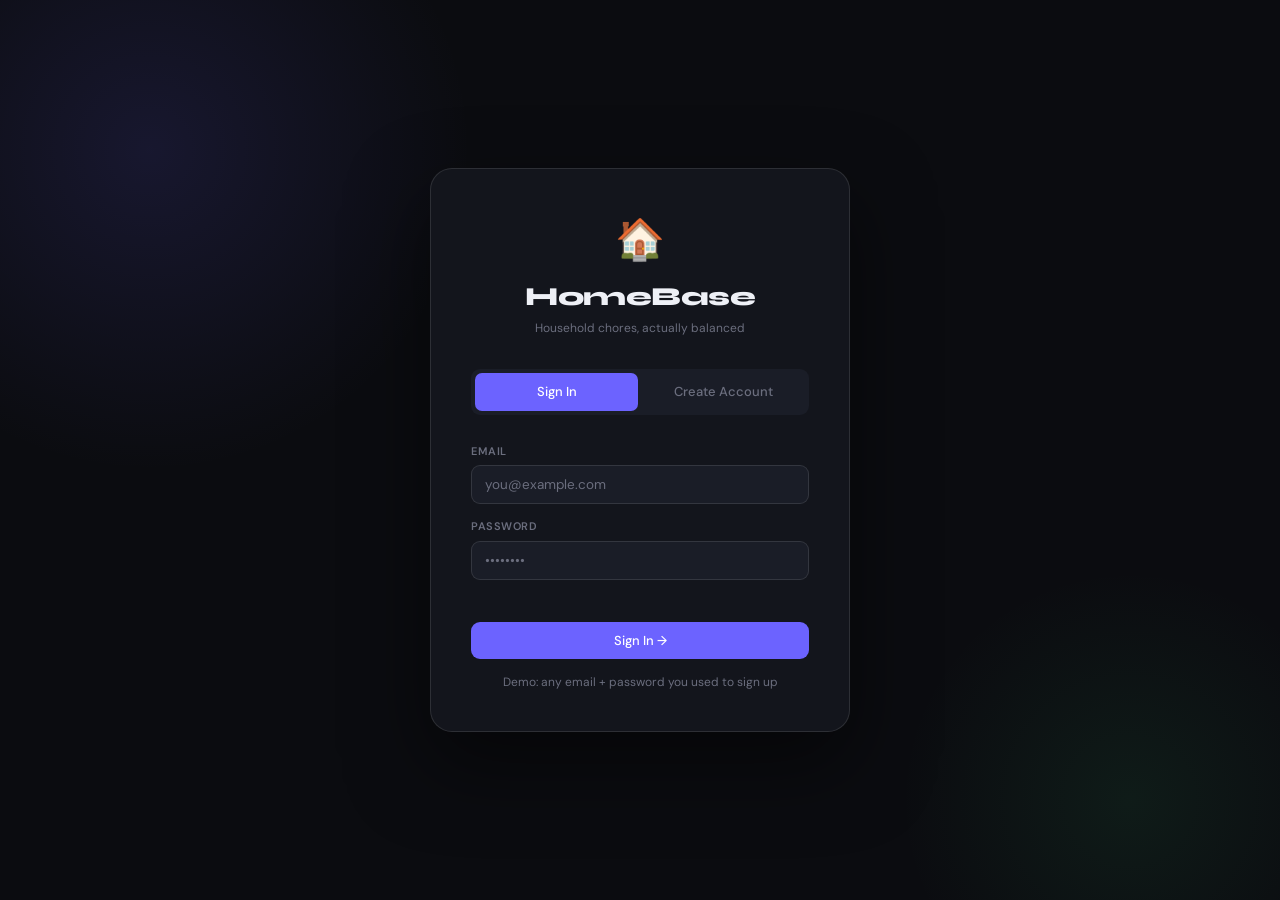
<file: index.html>
<!DOCTYPE html>
<html lang="en">
<head>
  <meta charset="UTF-8">
  <meta name="viewport" content="width=device-width, initial-scale=1.0">
  <title>HomeBase — Household Chore Circles</title>
  <link rel="preconnect" href="https://fonts.googleapis.com">
  <link href="https://fonts.googleapis.com/css2?family=Syne:wght@400;600;700;800&family=DM+Sans:opsz,wght@9..40,300;9..40,400;9..40,500&display=swap" rel="stylesheet">
  <link rel="stylesheet" href="styles.css">
</head>
<body>

<!-- ══════════════════════════════════════════
     SCREEN 1 — AUTH (Sign in / Sign up)
══════════════════════════════════════════ -->
<div id="screen-auth" class="screen active">
  <div class="auth-box">
    <div class="auth-logo">
      <div class="auth-logo-mark">🏠</div>
      <div class="auth-logo-text">HomeBase</div>
      <div class="auth-logo-sub">Household chores, actually balanced</div>
    </div>

    <div class="auth-tabs" role="tablist">
      <div class="auth-tab active" role="tab" data-tab="login" onclick="authTab('login')">Sign In</div>
      <div class="auth-tab"        role="tab" data-tab="signup" onclick="authTab('signup')">Create Account</div>
    </div>

    <!-- LOGIN FORM -->
    <form id="auth-login" onsubmit="doLogin(event)" novalidate>
      <div class="form-group">
        <label class="form-label" for="login-email">Email</label>
        <input class="form-input" id="login-email" type="email" placeholder="you@example.com" autocomplete="email" required>
      </div>
      <div class="form-group">
        <label class="form-label" for="login-pwd">Password</label>
        <input class="form-input" id="login-pwd" type="password" placeholder="••••••••" autocomplete="current-password" required>
      </div>
      <div class="form-error" id="login-error"></div>
      <button class="btn btn-primary btn-block" type="submit">Sign In →</button>
      <p class="auth-hint">Demo: any email + password you used to sign up</p>
    </form>

    <!-- SIGNUP FORM -->
    <form id="auth-signup" style="display:none" onsubmit="doSignup(event)" novalidate>
      <div class="form-group">
        <label class="form-label" for="signup-name">Your Name</label>
        <input class="form-input" id="signup-name" type="text" placeholder="What should we call you?" autocomplete="name" required>
      </div>
      <div class="form-group">
        <label class="form-label" for="signup-email">Email</label>
        <input class="form-input" id="signup-email" type="email" placeholder="you@example.com" autocomplete="email" required>
      </div>
      <div class="form-group">
        <label class="form-label" for="signup-pwd">Password</label>
        <input class="form-input" id="signup-pwd" type="password" placeholder="min 6 characters" autocomplete="new-password" required minlength="6">
      </div>
      <div class="form-error" id="signup-error"></div>
      <button class="btn btn-primary btn-block" type="submit">Create Account →</button>
    </form>
  </div>
</div>


<!-- ══════════════════════════════════════════
     SCREEN 2 — ONBOARDING (multi-step)
══════════════════════════════════════════ -->
<div id="screen-onboard" class="screen">
  <div class="ob-progress-bar"><div id="ob-progress-fill"></div></div>
  <div class="onboard-card">
    <div class="onboard-steps" id="ob-steps" aria-label="Setup progress">
      <!-- steps rendered by JS -->
    </div>
    <div id="ob-content">
      <!-- step content rendered by JS -->
    </div>
  </div>
</div>


<!-- ══════════════════════════════════════════
     SCREEN 3 — MAIN APP
══════════════════════════════════════════ -->
<div id="screen-app" class="screen">

  <!-- Mobile menu overlay -->
  <div class="mobile-overlay" id="mob-overlay" onclick="toggleMobileMenu()" aria-hidden="true"></div>

  <!-- ── SIDEBAR ── -->
  <nav class="sidebar" id="sidebar" role="navigation" aria-label="Main navigation">

    <div class="sidebar-logo">
      <div class="sidebar-logo-row">
        <button class="mobile-close-btn" onclick="toggleMobileMenu()" aria-label="Close menu">✕</button>
        <span class="sidebar-logo-mark" aria-hidden="true">🏠</span>
        <span class="sidebar-logo-text">HomeBase</span>
      </div>
      <!-- Circle badge — click to manage circle -->
      <div class="circle-badge" id="circle-badge" onclick="showCircleInfo()" role="button" tabindex="0" aria-label="Circle settings">
        <span id="sb-circle-name">My Circle</span>
        <span class="circle-code" id="sb-circle-code" title="Share this code to invite people"></span>
      </div>
    </div>

    <!-- Nav links -->
    <div class="nav-sec">
      <div class="nav-lbl">Views</div>
      <button class="nav-item active" onclick="showPage('dashboard')"><span class="nav-icon" aria-hidden="true">📊</span>Dashboard</button>
      <button class="nav-item" onclick="showPage('schedule')"><span class="nav-icon" aria-hidden="true">📅</span>Schedule</button>
      <button class="nav-item" onclick="showPage('chores')"><span class="nav-icon" aria-hidden="true">✅</span>All Chores</button>
      <button class="nav-item" onclick="showPage('members')"><span class="nav-icon" aria-hidden="true">👥</span>Members</button>
    </div>

    <div class="nav-sec">
      <div class="nav-lbl">Tools</div>
      <button class="nav-item" onclick="showPage('rules')"><span class="nav-icon" aria-hidden="true">⚙️</span>Rules</button>
      <button class="nav-item" onclick="showPage('swaps')">
        <span class="nav-icon" aria-hidden="true">🔄</span>Swaps
        <span class="nav-badge" id="swap-badge-nav" aria-live="polite"></span>
      </button>
      <button class="nav-item" onclick="showPage('analytics')"><span class="nav-icon" aria-hidden="true">📈</span>Analytics</button>
    </div>

    <!-- Member filter -->
    <div class="nav-sec">
      <div class="nav-lbl">Filter by member</div>
      <div id="member-filter-chips" role="group" aria-label="Filter by member"></div>
    </div>

    <!-- Sidebar footer -->
    <div class="sidebar-footer">
      <button class="nav-item nav-item-add" onclick="showAddChoreModal()">
        <span class="nav-icon" aria-hidden="true">➕</span>Add Chore
      </button>
      <div class="current-user-row" id="current-user-row">
        <div class="avatar" id="cu-avatar" aria-hidden="true">?</div>
        <span class="cu-name" id="cu-name">You</span>
        <button class="cu-logout" onclick="doLogout()" title="Sign out" aria-label="Sign out">⏏</button>
      </div>
    </div>
  </nav>

  <!-- ── MAIN CONTENT ── -->
  <main class="main" id="main-content">

    <!-- Mobile top bar -->
    <div class="mobile-topbar">
      <button class="mobile-menu-btn" onclick="toggleMobileMenu()" aria-label="Open menu">☰</button>
      <span class="mobile-logo">🏠 HomeBase</span>
    </div>

    <!-- ── DASHBOARD PAGE ── -->
    <div id="page-dashboard" class="page active" role="main">
      <div class="ph">
        <div>
          <h1 class="ph-title" id="dash-greeting">Good morning!</h1>
          <p class="ph-sub" id="dash-date"></p>
        </div>
        <div class="ph-actions">
          <button class="btn btn-ghost btn-sm" onclick="generateWeek()">🔄 Auto-assign week</button>
          <button class="btn btn-primary btn-sm" onclick="showAddChoreModal()">+ Add Chore</button>
        </div>
      </div>

      <!-- Sanity alert -->
      <div class="alert alert-warn" id="sanity-alert" role="status">
        <span class="alert-icon" aria-hidden="true">🧠</span>
        <div class="alert-body">
          <strong class="alert-title">Household Sanity Check</strong>
          <span id="sanity-msg">Generate a week to see the workload analysis.</span>
        </div>
        <button class="btn btn-ghost btn-xs" onclick="this.closest('.alert').style.display='none'" aria-label="Dismiss">✕</button>
      </div>

      <!-- Stats row -->
      <div class="stats-row" id="dash-stats" aria-label="Weekly stats"></div>

      <!-- Two column layout -->
      <div class="g2">
        <section>
          <h2 class="sec-title">Today's Chores</h2>
          <div id="today-list"></div>
        </section>
        <section>
          <h2 class="sec-title">Weekly Effort Balance</h2>
          <div class="card" style="margin-bottom:16px">
            <div id="effort-bars"></div>
            <p style="font-size:11px;color:var(--muted);margin-top:10px;padding-top:10px;border-top:1px solid var(--border)">Capacity adjusted per member settings</p>
          </div>
          <h2 class="sec-title">Streaks 🔥</h2>
          <div class="g3" id="streak-cards"></div>
        </section>
      </div>

      <section style="margin-top:22px">
        <h2 class="sec-title">Coming Up This Week</h2>
        <div id="upcoming-list"></div>
      </section>
    </div>

    <!-- ── SCHEDULE PAGE ── -->
    <div id="page-schedule" class="page">
      <div class="ph">
        <div>
          <h1 class="ph-title">Schedule</h1>
          <p class="ph-sub">Click to mark done · ✏️ to reassign</p>
        </div>
        <div class="ph-actions">
          <button class="btn btn-ghost btn-sm" onclick="prevWeek()">← Prev</button>
          <span id="week-label" style="font-size:13px;font-weight:600;padding:0 4px"></span>
          <button class="btn btn-ghost btn-sm" onclick="nextWeek()">Next →</button>
        </div>
      </div>
      <div class="sch-wrap" id="schedule-cal" role="grid" aria-label="Weekly schedule"></div>
      <div id="schedule-list" style="margin-top:20px"></div>
    </div>

    <!-- ── CHORES PAGE ── -->
    <div id="page-chores" class="page">
      <div class="ph">
        <h1 class="ph-title">All Chores</h1>
        <div class="ph-actions">
          <button class="btn btn-ghost btn-sm" onclick="showAISuggestions()">✨ AI Suggestions</button>
          <button class="btn btn-primary btn-sm" onclick="showAddChoreModal()">+ Add Chore</button>
        </div>
      </div>
      <!-- Filter tabs -->
      <div class="tabs" role="tablist" aria-label="Filter chores">
        <button class="tab active" role="tab" onclick="choreFilterFn('all',this)">All</button>
        <button class="tab" role="tab" onclick="choreFilterFn('daily',this)">Daily</button>
        <button class="tab" role="tab" onclick="choreFilterFn('weekly',this)">Weekly</button>
        <button class="tab" role="tab" onclick="choreFilterFn('monthly',this)">Monthly</button>
        <button class="tab" role="tab" onclick="choreFilterFn('quarterly',this)">Quarterly</button>
        <button class="tab" role="tab" onclick="choreFilterFn('flexible',this)">Flexible</button>
      </div>
      <div id="chores-list"></div>
    </div>

    <!-- ── MEMBERS PAGE ── -->
    <div id="page-members" class="page">
      <div class="ph">
        <h1 class="ph-title">Circle Members</h1>
        <button class="btn btn-ghost btn-sm" onclick="showInviteModal()">📨 Invite Someone</button>
      </div>
      <div class="g3" id="members-grid"></div>
    </div>

    <!-- ── RULES PAGE ── -->
    <div id="page-rules" class="page">
      <div class="ph">
        <div>
          <h1 class="ph-title">Rules Engine</h1>
          <p class="ph-sub">Define custom logic for assignment</p>
        </div>
        <button class="btn btn-primary btn-sm" onclick="showAddRuleModal()">+ Add Rule</button>
      </div>
      <div id="rules-list"></div>
    </div>

    <!-- ── SWAPS PAGE ── -->
    <div id="page-swaps" class="page">
      <div class="ph"><h1 class="ph-title">Swap Requests</h1></div>
      <div id="swaps-list"></div>
    </div>

    <!-- ── ANALYTICS PAGE ── -->
    <div id="page-analytics" class="page">
      <div class="ph"><h1 class="ph-title">Analytics</h1></div>
      <div id="analytics-content"></div>
    </div>

  </main>
</div>


<!-- ══════════════════════════════════════════
     MODAL (shared across all pages)
══════════════════════════════════════════ -->
<div class="modal-overlay" id="modal-overlay" onclick="closeModalCheck(event)" role="dialog" aria-modal="true" aria-labelledby="modal-title-el">
  <div class="modal" id="modal-box"></div>
</div>


<!-- ══════════════════════════════════════════
     TOAST NOTIFICATIONS
══════════════════════════════════════════ -->
<div class="toast-wrap" id="toast-wrap" role="region" aria-live="polite" aria-label="Notifications"></div>


<script type="module" src="script.js"></script>
</body>
</html>
</file>
<file: styles.css>
/* ══════════════════════════════════════════════════
   HomeBase — styles.css
   Design system → Components → Pages → Responsive
══════════════════════════════════════════════════ */

/* ── DESIGN TOKENS ── */
:root {
  /* Backgrounds */
  --bg:        #0b0c10;
  --surface:   #13151c;
  --surface2:  #1a1d27;
  --surface3:  #212430;

  /* Borders */
  --border:    rgba(255,255,255,0.06);
  --border2:   rgba(255,255,255,0.11);

  /* Text */
  --text:      #eef0f6;
  --muted:     #6b6e7e;
  --muted2:    #9295a3;

  /* Brand */
  --accent:       #6c63ff;
  --accent2:      #8b84ff;
  --accent-soft:  rgba(108,99,255,0.18);

  /* States */
  --success:  #3ecf7a;
  --warning:  #f5a623;
  --danger:   #ff5f5f;

  /* Shape */
  --radius:    14px;
  --radius-sm: 9px;
  --radius-xs: 6px;

  /* Typography */
  --font:         'DM Sans', sans-serif;
  --font-display: 'Syne', sans-serif;

  /* Motion */
  --ease: cubic-bezier(.4,0,.2,1);
  --t:    .18s;

  /* Layout */
  --sidebar: 224px;
}

/* ── RESET ── */
*, *::before, *::after { box-sizing: border-box; margin: 0; padding: 0; }
html { scroll-behavior: smooth; }

body {
  background: var(--bg);
  color: var(--text);
  font-family: var(--font);
  font-size: 14px;
  min-height: 100vh;
  overflow-x: hidden;
  line-height: 1.5;
}

input, select, textarea, button { font-family: var(--font); }

a { color: var(--accent); text-decoration: none; }
a:hover { text-decoration: underline; }

::-webkit-scrollbar { width: 5px; }
::-webkit-scrollbar-track { background: transparent; }
::-webkit-scrollbar-thumb { background: var(--border2); border-radius: 3px; }

/* ── SCREEN SYSTEM ── */
.screen { display: none; min-height: 100vh; }
.screen.active { display: flex; }


/* ══════════════════════════════════════════════
   AUTH SCREEN
══════════════════════════════════════════════ */
#screen-auth {
  align-items: center;
  justify-content: center;
  background: var(--bg);
  position: relative;
  overflow: hidden;
}

/* Ambient glow blobs */
#screen-auth::before {
  content: '';
  position: absolute;
  top: -200px; left: -200px;
  width: 700px; height: 700px;
  background: radial-gradient(circle, rgba(108,99,255,0.13) 0%, transparent 65%);
  pointer-events: none;
}
#screen-auth::after {
  content: '';
  position: absolute;
  bottom: -150px; right: -100px;
  width: 500px; height: 500px;
  background: radial-gradient(circle, rgba(62,207,122,0.08) 0%, transparent 65%);
  pointer-events: none;
}

.auth-box {
  width: 420px;
  max-width: calc(100vw - 32px);
  background: var(--surface);
  border: 1px solid var(--border2);
  border-radius: 22px;
  padding: 40px;
  position: relative;
  z-index: 1;
  box-shadow: 0 32px 80px rgba(0,0,0,0.5);
}

.auth-logo { text-align: center; margin-bottom: 32px; }
.auth-logo-mark { font-size: 40px; margin-bottom: 8px; }
.auth-logo-text {
  font-family: var(--font-display);
  font-size: 26px;
  font-weight: 800;
  letter-spacing: -.5px;
}
.auth-logo-sub { font-size: 12px; color: var(--muted); margin-top: 3px; }

.auth-tabs {
  display: flex;
  background: var(--surface2);
  border-radius: var(--radius-sm);
  padding: 4px;
  gap: 4px;
  margin-bottom: 28px;
}
.auth-tab {
  flex: 1;
  padding: 9px;
  text-align: center;
  border-radius: 7px;
  cursor: pointer;
  font-size: 13px;
  font-weight: 500;
  color: var(--muted);
  transition: var(--t) var(--ease);
  border: none;
  background: transparent;
}
.auth-tab.active { background: var(--accent); color: #fff; }

.auth-hint {
  text-align: center;
  margin-top: 14px;
  font-size: 12px;
  color: var(--muted);
}

.form-error {
  font-size: 12px;
  color: var(--danger);
  margin-bottom: 10px;
  min-height: 18px;
}


/* ══════════════════════════════════════════════
   ONBOARDING SCREEN
══════════════════════════════════════════════ */
#screen-onboard {
  flex-direction: column;
  align-items: center;
  justify-content: center;
  background: var(--bg);
  padding: 24px;
  position: relative;
  overflow-y: auto;
}

/* Top progress stripe */
.ob-progress-bar {
  position: fixed;
  top: 0; left: 0; right: 0;
  height: 3px;
  background: var(--surface2);
  z-index: 10;
}
.ob-progress-bar > div {
  height: 100%;
  background: linear-gradient(90deg, var(--accent), var(--success));
  transition: width .5s var(--ease);
}

.onboard-card {
  width: 560px;
  max-width: 100%;
  background: var(--surface);
  border: 1px solid var(--border2);
  border-radius: 22px;
  padding: 40px;
  box-shadow: 0 24px 64px rgba(0,0,0,0.4);
  margin-top: 24px;
}

.onboard-steps {
  display: flex;
  gap: 6px;
  margin-bottom: 32px;
}
.onboard-step {
  flex: 1;
  height: 4px;
  background: var(--surface3);
  border-radius: 2px;
  transition: background .4s;
}
.onboard-step.done   { background: var(--accent); }
.onboard-step.active { background: var(--accent2); }

.onboard-title {
  font-family: var(--font-display);
  font-size: 22px;
  font-weight: 800;
  margin-bottom: 6px;
}
.onboard-sub {
  font-size: 13px;
  color: var(--muted);
  margin-bottom: 26px;
  line-height: 1.55;
}

/* Template picker cards */
.template-grid {
  display: grid;
  grid-template-columns: 1fr 1fr;
  gap: 12px;
  margin-bottom: 20px;
}
.template-card {
  background: var(--surface2);
  border: 2px solid var(--border2);
  border-radius: var(--radius);
  padding: 18px 16px;
  cursor: pointer;
  transition: var(--t) var(--ease);
  text-align: center;
}
.template-card:hover { border-color: var(--accent); background: var(--surface3); }
.template-card.selected { border-color: var(--accent); background: var(--accent-soft); }
.template-card .tc-icon { font-size: 32px; margin-bottom: 8px; }
.template-card .tc-name {
  font-family: var(--font-display);
  font-size: 14px;
  font-weight: 700;
  margin-bottom: 4px;
}
.template-card .tc-desc { font-size: 11px; color: var(--muted); line-height: 1.4; }

/* Add-on category chips */
.addon-grid {
  display: flex;
  flex-wrap: wrap;
  gap: 8px;
  margin-top: 8px;
}
.addon-chip {
  display: flex;
  align-items: center;
  gap: 6px;
  padding: 7px 14px;
  border-radius: 20px;
  font-size: 12px;
  font-weight: 500;
  cursor: pointer;
  border: 1.5px solid var(--border2);
  color: var(--muted2);
  background: var(--surface2);
  transition: var(--t);
}
.addon-chip .chip-icon { font-size: 15px; }
.addon-chip:hover { border-color: var(--accent); color: var(--text); }
.addon-chip.selected {
  background: var(--accent-soft);
  border-color: var(--accent);
  color: var(--text);
}

/* Colour picker */
.color-grid { display: flex; flex-wrap: wrap; gap: 10px; margin-top: 8px; }
.color-swatch {
  width: 32px;
  height: 32px;
  border-radius: 50%;
  cursor: pointer;
  border: 2px solid transparent;
  transition: var(--t);
  position: relative;
}
.color-swatch.selected { border-color: white; transform: scale(1.15); }
.color-swatch.selected::after {
  content: '✓';
  position: absolute;
  inset: 0;
  display: flex;
  align-items: center;
  justify-content: center;
  font-size: 13px;
  color: #fff;
  font-weight: 700;
}

/* Capacity slider */
input[type=range] {
  width: 100%;
  -webkit-appearance: none;
  height: 6px;
  background: var(--surface3);
  border-radius: 3px;
  outline: none;
  margin-top: 6px;
}
input[type=range]::-webkit-slider-thumb {
  -webkit-appearance: none;
  width: 18px;
  height: 18px;
  background: var(--accent);
  border-radius: 50%;
  cursor: pointer;
  box-shadow: 0 2px 8px rgba(108,99,255,.4);
}
.cap-labels {
  display: flex;
  justify-content: space-between;
  font-size: 11px;
  color: var(--muted);
  margin-bottom: 4px;
}

/* Chore preference chips */
.pref-grid { display: flex; flex-wrap: wrap; gap: 7px; margin-top: 8px; }
.pref-chip {
  padding: 5px 13px;
  border-radius: 20px;
  font-size: 12px;
  font-weight: 500;
  cursor: pointer;
  border: 1.5px solid var(--border2);
  color: var(--muted2);
  background: var(--surface2);
  transition: var(--t);
}
.pref-chip.selected {
  background: var(--accent-soft);
  border-color: var(--accent);
  color: var(--text);
}

/* Invite box */
.invite-box {
  background: var(--surface2);
  border: 1.5px dashed var(--border2);
  border-radius: var(--radius);
  padding: 24px;
  text-align: center;
  margin: 12px 0;
}
.invite-code {
  font-family: var(--font-display);
  font-size: 38px;
  font-weight: 800;
  letter-spacing: 8px;
  color: var(--accent);
  margin: 12px 0;
}
.invite-hint { font-size: 12px; color: var(--muted); }

.ob-nav {
  display: flex;
  justify-content: space-between;
  align-items: center;
  margin-top: 24px;
  padding-top: 20px;
  border-top: 1px solid var(--border);
}


/* ══════════════════════════════════════════════
   MAIN APP LAYOUT
══════════════════════════════════════════════ */
#screen-app { flex-direction: row; }

/* ── SIDEBAR ── */
.sidebar {
  width: var(--sidebar);
  background: var(--surface);
  border-right: 1px solid var(--border);
  display: flex;
  flex-direction: column;
  padding: 20px 0;
  position: fixed;
  top: 0; left: 0; bottom: 0;
  z-index: 100;
  transition: transform .3s var(--ease);
  overflow-y: auto;
  overflow-x: hidden;
}

.sidebar-logo {
  padding: 0 16px 18px;
  border-bottom: 1px solid var(--border);
  margin-bottom: 12px;
}
.sidebar-logo-row {
  display: flex;
  align-items: center;
  gap: 9px;
  margin-bottom: 10px;
}
.sidebar-logo-mark { font-size: 20px; }
.sidebar-logo-text {
  font-family: var(--font-display);
  font-size: 17px;
  font-weight: 800;
}

.circle-badge {
  display: flex;
  align-items: center;
  gap: 7px;
  background: var(--surface2);
  border-radius: 8px;
  padding: 7px 10px;
  cursor: pointer;
  border: 1px solid transparent;
  transition: var(--t);
  width: 100%;
  text-align: left;
}
.circle-badge:hover { border-color: var(--border2); }
#sb-circle-name {
  font-size: 12px;
  font-weight: 600;
  flex: 1;
  overflow: hidden;
  text-overflow: ellipsis;
  white-space: nowrap;
}
.circle-code {
  font-size: 10px;
  color: var(--muted);
  font-family: monospace;
  background: var(--surface3);
  padding: 2px 6px;
  border-radius: 4px;
  letter-spacing: 1px;
}

.nav-sec { padding: 0 10px; margin-bottom: 6px; }
.nav-lbl {
  font-size: 10px;
  font-weight: 600;
  color: var(--muted);
  letter-spacing: 1px;
  text-transform: uppercase;
  padding: 0 8px;
  margin-bottom: 5px;
  display: block;
}

.nav-item {
  display: flex;
  align-items: center;
  gap: 9px;
  padding: 8px 11px;
  border-radius: var(--radius-sm);
  cursor: pointer;
  color: var(--muted);
  font-size: 13.5px;
  font-weight: 500;
  transition: var(--t);
  user-select: none;
  width: 100%;
  background: none;
  border: none;
  text-align: left;
}
.nav-item:hover { background: var(--surface2); color: var(--text); }
.nav-item.active { background: var(--accent-soft); color: var(--text); }
.nav-item-add { color: var(--muted2); }
.nav-icon { font-size: 15px; width: 20px; text-align: center; flex-shrink: 0; }

.nav-badge {
  margin-left: auto;
  background: var(--danger);
  color: #fff;
  font-size: 10px;
  font-weight: 700;
  padding: 1px 6px;
  border-radius: 10px;
  min-width: 18px;
  text-align: center;
  display: none;
}
.nav-badge.visible { display: inline-block; }

/* Member filter chips in sidebar */
#member-filter-chips { padding: 2px 10px; }
.member-chip {
  display: flex;
  align-items: center;
  gap: 8px;
  padding: 6px 9px;
  border-radius: var(--radius-sm);
  cursor: pointer;
  margin-bottom: 3px;
  transition: var(--t);
  border: 1px solid transparent;
  background: none;
  width: 100%;
  text-align: left;
}
.member-chip:hover { background: var(--surface2); }
.member-chip.active-f { background: var(--surface2); border-color: var(--border2); }
.m-dot { width: 9px; height: 9px; border-radius: 50%; flex-shrink: 0; }
.m-name { font-size: 12.5px; font-weight: 500; flex: 1; }
.m-pts { font-size: 11px; color: var(--muted); }

.sidebar-footer { margin-top: auto; padding: 10px; }
.current-user-row {
  display: flex;
  align-items: center;
  gap: 9px;
  padding: 8px 10px;
  background: var(--surface2);
  border-radius: var(--radius-sm);
  margin-top: 4px;
}
.avatar {
  width: 28px;
  height: 28px;
  border-radius: 50%;
  display: flex;
  align-items: center;
  justify-content: center;
  font-size: 12px;
  font-weight: 700;
  flex-shrink: 0;
}
.cu-name { font-size: 13px; font-weight: 500; flex: 1; overflow: hidden; text-overflow: ellipsis; white-space: nowrap; }
.cu-logout {
  background: none;
  border: none;
  cursor: pointer;
  color: var(--muted);
  font-size: 14px;
  padding: 4px;
  border-radius: 5px;
  transition: var(--t);
  line-height: 1;
}
.cu-logout:hover { background: var(--surface3); color: var(--text); }

/* Mobile close button (hidden on desktop) */
.mobile-close-btn {
  display: none;
  background: none;
  border: none;
  color: var(--muted);
  font-size: 18px;
  cursor: pointer;
  padding: 2px;
}
.mobile-overlay {
  display: none;
  position: fixed;
  inset: 0;
  background: rgba(0,0,0,.5);
  z-index: 99;
}

/* ── MAIN CONTENT ── */
.main {
  margin-left: var(--sidebar);
  flex: 1;
  padding: 26px 28px 60px;
  max-width: calc(100vw - var(--sidebar));
}

.mobile-topbar {
  display: none;
  align-items: center;
  gap: 10px;
  margin-bottom: 18px;
}
.mobile-menu-btn {
  background: none;
  border: none;
  font-size: 22px;
  cursor: pointer;
  color: var(--text);
  padding: 6px;
}
.mobile-logo {
  font-family: var(--font-display);
  font-size: 17px;
  font-weight: 800;
}

/* Pages */
.page { display: none; }
.page.active { display: block; }

/* Page header */
.ph {
  display: flex;
  align-items: flex-start;
  justify-content: space-between;
  margin-bottom: 22px;
  gap: 12px;
  flex-wrap: wrap;
}
.ph-title {
  font-family: var(--font-display);
  font-size: 24px;
  font-weight: 800;
}
.ph-sub { color: var(--muted); font-size: 13px; margin-top: 3px; }
.ph-actions { display: flex; gap: 9px; align-items: center; flex-wrap: wrap; }

/* Section title */
.sec-title {
  font-family: var(--font-display);
  font-size: 15px;
  font-weight: 700;
  margin-bottom: 12px;
}


/* ══════════════════════════════════════════════
   BUTTONS
══════════════════════════════════════════════ */
.btn {
  display: inline-flex;
  align-items: center;
  gap: 6px;
  padding: 8px 16px;
  border-radius: var(--radius-sm);
  border: none;
  cursor: pointer;
  font-size: 13px;
  font-weight: 500;
  transition: var(--t) var(--ease);
  white-space: nowrap;
  text-decoration: none;
  line-height: 1;
}
.btn:hover { transform: translateY(-1px); }
.btn:active { transform: translateY(0); }
.btn:disabled { opacity: .4; pointer-events: none; }

.btn-primary { background: var(--accent); color: #fff; }
.btn-primary:hover { background: var(--accent2); box-shadow: 0 4px 16px rgba(108,99,255,.35); }

.btn-ghost { background: transparent; color: var(--muted2); border: 1px solid var(--border2); }
.btn-ghost:hover { background: var(--surface2); color: var(--text); }

.btn-success { background: rgba(62,207,122,.15); color: var(--success); border: 1px solid rgba(62,207,122,.3); }
.btn-success:hover { background: rgba(62,207,122,.25); }

.btn-danger { background: rgba(255,95,95,.15); color: var(--danger); border: 1px solid rgba(255,95,95,.3); }
.btn-danger:hover { background: rgba(255,95,95,.25); }

.btn-sm  { padding: 5px 11px; font-size: 12px; }
.btn-xs  { padding: 3px 8px;  font-size: 11px; }
.btn-block { width: 100%; justify-content: center; padding: 12px; }


/* ══════════════════════════════════════════════
   CARDS
══════════════════════════════════════════════ */
.card {
  background: var(--surface);
  border: 1px solid var(--border);
  border-radius: var(--radius);
  padding: 20px;
}
.card-sm { padding: 14px 16px; }


/* ══════════════════════════════════════════════
   FORM ELEMENTS
══════════════════════════════════════════════ */
.form-group { margin-bottom: 14px; }
.form-label {
  display: block;
  font-size: 11px;
  font-weight: 600;
  color: var(--muted);
  text-transform: uppercase;
  letter-spacing: .5px;
  margin-bottom: 6px;
}
.form-input {
  width: 100%;
  padding: 10px 13px;
  background: var(--surface2);
  border: 1px solid var(--border2);
  border-radius: var(--radius-sm);
  color: var(--text);
  font-size: 13.5px;
  outline: none;
  transition: border-color .2s;
}
.form-input:focus { border-color: var(--accent); }
.form-input::placeholder { color: var(--muted); }
.form-input option { background: var(--surface2); }
.form-row { display: grid; grid-template-columns: 1fr 1fr; gap: 12px; }
.form-hint { font-size: 11px; color: var(--muted); margin-top: 4px; }


/* ══════════════════════════════════════════════
   TABS
══════════════════════════════════════════════ */
.tabs {
  display: flex;
  gap: 3px;
  background: var(--surface);
  border-radius: var(--radius-sm);
  padding: 3px;
  border: 1px solid var(--border);
  width: fit-content;
  margin-bottom: 18px;
  flex-wrap: wrap;
}
.tab {
  padding: 6px 14px;
  border-radius: 6px;
  cursor: pointer;
  font-size: 13px;
  font-weight: 500;
  color: var(--muted);
  transition: var(--t);
  border: none;
  background: transparent;
}
.tab.active { background: var(--accent); color: #fff; }
.tab:hover:not(.active) { background: var(--surface2); color: var(--text); }


/* ══════════════════════════════════════════════
   STAT CARDS
══════════════════════════════════════════════ */
.stats-row {
  display: grid;
  grid-template-columns: repeat(4,1fr);
  gap: 14px;
  margin-bottom: 20px;
}
.stat-card {
  background: var(--surface);
  border: 1px solid var(--border);
  border-radius: var(--radius);
  padding: 18px 20px;
  position: relative;
  overflow: hidden;
}
.stat-card::before {
  content: '';
  position: absolute;
  top: 0; left: 0; right: 0;
  height: 3px;
  background: var(--c, var(--accent));
  opacity: .9;
}
.stat-val {
  font-family: var(--font-display);
  font-size: 26px;
  font-weight: 800;
  line-height: 1;
}
.stat-lbl { font-size: 12px; color: var(--muted); margin-top: 5px; }
.stat-sub { font-size: 11px; color: var(--success); margin-top: 5px; }


/* ══════════════════════════════════════════════
   CHORE LIST ITEMS
══════════════════════════════════════════════ */
.chore-item {
  display: flex;
  align-items: center;
  gap: 10px;
  background: var(--surface);
  border: 1px solid var(--border);
  border-radius: var(--radius-sm);
  padding: 10px 13px;
  margin-bottom: 6px;
  transition: var(--t);
}
.chore-item:hover { border-color: var(--border2); background: var(--surface2); }

.chore-check {
  width: 20px;
  height: 20px;
  border-radius: 50%;
  border: 2px solid var(--border2);
  flex-shrink: 0;
  display: flex;
  align-items: center;
  justify-content: center;
  transition: var(--t);
  cursor: pointer;
}
.chore-check.done { border-color: var(--success); background: var(--success); }
.chore-check.done::after { content: '✓'; font-size: 11px; color: #0b0c10; font-weight: 800; }

.chore-info { flex: 1; min-width: 0; }
.chore-name {
  font-size: 13.5px;
  font-weight: 500;
  white-space: nowrap;
  overflow: hidden;
  text-overflow: ellipsis;
}
.chore-name.done { opacity: .45; text-decoration: line-through; }
.chore-meta { font-size: 11px; color: var(--muted); margin-top: 2px; }

.chore-actions { display: flex; gap: 4px; opacity: 0; transition: opacity .2s; }
.chore-item:hover .chore-actions { opacity: 1; }

.icon-btn {
  background: none;
  border: none;
  cursor: pointer;
  padding: 4px 5px;
  border-radius: 5px;
  color: var(--muted);
  font-size: 14px;
  transition: var(--t);
  line-height: 1;
}
.icon-btn:hover { background: var(--surface3); color: var(--text); }

.m-tag {
  font-size: 10px;
  font-weight: 600;
  padding: 3px 9px;
  border-radius: 20px;
  text-transform: uppercase;
  letter-spacing: .4px;
  white-space: nowrap;
}
.effort-pill {
  font-size: 10px;
  color: var(--muted);
  background: var(--surface2);
  border-radius: 20px;
  padding: 2px 8px;
  white-space: nowrap;
}


/* ══════════════════════════════════════════════
   EFFORT BARS
══════════════════════════════════════════════ */
.ebar-row { margin-bottom: 12px; }
.ebar-label { display: flex; justify-content: space-between; align-items: center; margin-bottom: 5px; }
.ebar-name { font-size: 13px; font-weight: 500; }
.ebar-pts { font-size: 12px; color: var(--muted); }
.ebar { height: 9px; background: var(--surface2); border-radius: 20px; overflow: hidden; }
.ebar-fill {
  height: 100%;
  border-radius: 20px;
  transition: width .6s cubic-bezier(.34,1.56,.64,1);
}


/* ══════════════════════════════════════════════
   ALERTS
══════════════════════════════════════════════ */
.alert {
  border-radius: var(--radius);
  padding: 13px 15px;
  margin-bottom: 16px;
  display: flex;
  gap: 10px;
  align-items: flex-start;
}
.alert-warn    { background: rgba(245,166,35,.07); border: 1px solid rgba(245,166,35,.2); }
.alert-info    { background: rgba(108,99,255,.07); border: 1px solid rgba(108,99,255,.2); }
.alert-success { background: rgba(62,207,122,.07); border: 1px solid rgba(62,207,122,.2); }
.alert-icon { font-size: 17px; flex-shrink: 0; margin-top: 1px; }
.alert-body { flex: 1; font-size: 13px; line-height: 1.5; }
.alert-title { font-weight: 600; display: block; margin-bottom: 2px; }


/* ══════════════════════════════════════════════
   SCHEDULE GRID
══════════════════════════════════════════════ */
.sch-wrap { overflow-x: auto; border-radius: var(--radius); border: 1px solid var(--border); }
.sch-grid { display: grid; grid-template-columns: 78px repeat(7,1fr); min-width: 680px; }
.sch-head {
  background: var(--surface2);
  padding: 10px 6px;
  text-align: center;
  border-bottom: 1px solid var(--border);
  font-size: 11px;
  font-weight: 600;
  color: var(--muted);
  text-transform: uppercase;
  letter-spacing: .4px;
}
.sch-day-num {
  font-size: 17px;
  font-family: var(--font-display);
  font-weight: 700;
  color: var(--text);
  display: block;
}
.sch-day-num.today { color: var(--accent); }
.sch-time {
  background: var(--surface);
  padding: 10px 8px 10px 0;
  text-align: right;
  border-bottom: 1px solid var(--border);
  border-right: 1px solid var(--border);
  font-size: 10px;
  color: var(--muted);
}
.sch-cell {
  background: var(--surface);
  border-bottom: 1px solid var(--border);
  border-right: 1px solid var(--border);
  padding: 5px;
  min-height: 56px;
}
.sch-block {
  border-radius: 5px;
  padding: 3px 7px;
  font-size: 11px;
  font-weight: 500;
  cursor: pointer;
  margin-bottom: 3px;
  overflow: hidden;
  white-space: nowrap;
  text-overflow: ellipsis;
  transition: var(--t);
  display: block;
}
.sch-block:hover { opacity: .8; transform: scale(1.02); }
.sch-block.done { opacity: .35; text-decoration: line-through; }


/* ══════════════════════════════════════════════
   PROFILE CARDS
══════════════════════════════════════════════ */
.profile-card {
  background: var(--surface);
  border: 1px solid var(--border);
  border-radius: var(--radius);
  padding: 20px;
  position: relative;
  overflow: hidden;
}
.profile-card::before {
  content: '';
  position: absolute;
  top: 0; left: 0; right: 0;
  height: 3px;
  background: var(--c, var(--accent));
}
.profile-avatar {
  width: 46px;
  height: 46px;
  border-radius: 50%;
  display: flex;
  align-items: center;
  justify-content: center;
  font-family: var(--font-display);
  font-size: 18px;
  font-weight: 800;
}


/* ══════════════════════════════════════════════
   SWAP CARDS / RULE ITEMS
══════════════════════════════════════════════ */
.swap-card, .rule-item {
  background: var(--surface2);
  border: 1px solid var(--border);
  border-radius: var(--radius-sm);
  padding: 12px 14px;
  margin-bottom: 8px;
  display: flex;
  align-items: center;
  gap: 11px;
}

/* Toggle switch */
.toggle {
  width: 36px;
  height: 20px;
  background: var(--surface3);
  border-radius: 10px;
  position: relative;
  cursor: pointer;
  transition: background .2s;
  flex-shrink: 0;
  border: none;
}
.toggle.on { background: var(--accent); }
.toggle::after {
  content: '';
  position: absolute;
  top: 3px; left: 3px;
  width: 14px; height: 14px;
  background: white;
  border-radius: 50%;
  transition: left .2s;
}
.toggle.on::after { left: 19px; }


/* ══════════════════════════════════════════════
   LEADERBOARD
══════════════════════════════════════════════ */
.lb-row {
  display: flex;
  align-items: center;
  gap: 12px;
  background: var(--surface2);
  border-radius: var(--radius-sm);
  padding: 12px 14px;
  margin-bottom: 7px;
}
.lb-rank {
  font-family: var(--font-display);
  font-size: 20px;
  font-weight: 800;
  width: 32px;
  text-align: center;
}
.lb-pts {
  font-family: var(--font-display);
  font-size: 22px;
  font-weight: 800;
  margin-left: auto;
}


/* ══════════════════════════════════════════════
   AI SUGGESTIONS
══════════════════════════════════════════════ */
.ai-suggestion {
  background: linear-gradient(135deg, var(--surface2), var(--surface));
  border: 1px solid rgba(108,99,255,.25);
  border-radius: var(--radius-sm);
  padding: 12px 14px;
  margin-bottom: 8px;
  display: flex;
  align-items: center;
  gap: 10px;
}
.ai-badge {
  font-size: 10px;
  font-weight: 700;
  background: var(--accent-soft);
  color: var(--accent);
  border-radius: 4px;
  padding: 2px 6px;
  letter-spacing: .3px;
  white-space: nowrap;
}
.ai-loading {
  display: flex;
  align-items: center;
  gap: 8px;
  color: var(--muted);
  font-size: 13px;
  padding: 20px 0;
  justify-content: center;
}
.ai-dot {
  width: 7px; height: 7px;
  border-radius: 50%;
  background: var(--accent);
  animation: aiPulse 1.2s infinite ease-in-out;
}
.ai-dot:nth-child(2) { animation-delay: .2s; }
.ai-dot:nth-child(3) { animation-delay: .4s; }
@keyframes aiPulse {
  0%,60%,100% { transform: scale(.5); opacity: .3; }
  30%         { transform: scale(1);  opacity: 1; }
}


/* ══════════════════════════════════════════════
   MODAL
══════════════════════════════════════════════ */
.modal-overlay {
  position: fixed;
  inset: 0;
  background: rgba(0,0,0,.72);
  backdrop-filter: blur(5px);
  z-index: 999;
  display: flex;
  align-items: center;
  justify-content: center;
  opacity: 0;
  pointer-events: none;
  transition: opacity .2s;
}
.modal-overlay.open { opacity: 1; pointer-events: all; }
.modal {
  background: var(--surface);
  border: 1px solid var(--border2);
  border-radius: 20px;
  padding: 28px;
  width: 460px;
  max-width: calc(100vw - 32px);
  max-height: 88vh;
  overflow-y: auto;
  transform: translateY(16px) scale(.97);
  transition: transform .22s var(--ease);
}
.modal-overlay.open .modal { transform: none; }
.modal-title {
  font-family: var(--font-display);
  font-size: 19px;
  font-weight: 700;
  margin-bottom: 18px;
}
.modal-actions {
  display: flex;
  justify-content: flex-end;
  gap: 9px;
  margin-top: 20px;
  padding-top: 16px;
  border-top: 1px solid var(--border);
}


/* ══════════════════════════════════════════════
   TOAST
══════════════════════════════════════════════ */
.toast-wrap {
  position: fixed;
  bottom: 18px;
  right: 18px;
  z-index: 9999;
  display: flex;
  flex-direction: column;
  gap: 7px;
  pointer-events: none;
}
.toast {
  background: var(--surface2);
  border: 1px solid var(--border2);
  border-radius: var(--radius-sm);
  padding: 11px 15px;
  font-size: 13px;
  box-shadow: 0 8px 28px rgba(0,0,0,.45);
  display: flex;
  align-items: center;
  gap: 9px;
  max-width: 290px;
  pointer-events: all;
  animation: toastSlide .3s var(--ease);
}
.toast.success { border-left: 3px solid var(--success); }
.toast.warn    { border-left: 3px solid var(--warning); }
.toast.info    { border-left: 3px solid var(--accent);  }
@keyframes toastSlide {
  from { transform: translateX(16px); opacity: 0; }
  to   { transform: none;             opacity: 1; }
}


/* ══════════════════════════════════════════════
   GRID UTILITIES
══════════════════════════════════════════════ */
.g2 { display: grid; grid-template-columns: 1fr 1fr; gap: 18px; }
.g3 { display: grid; grid-template-columns: repeat(3,1fr); gap: 14px; }
.g4 { display: grid; grid-template-columns: repeat(4,1fr); gap: 14px; }
.span2 { grid-column: span 2; }


/* ══════════════════════════════════════════════
   EMPTY STATE
══════════════════════════════════════════════ */
.empty {
  text-align: center;
  padding: 44px 20px;
  color: var(--muted);
}
.empty-icon { font-size: 44px; margin-bottom: 10px; }
.empty-title { font-size: 15px; font-weight: 600; color: var(--text); margin-bottom: 5px; }


/* ══════════════════════════════════════════════
   STREAK / POINTS
══════════════════════════════════════════════ */
.points-big {
  font-family: var(--font-display);
  font-size: 34px;
  font-weight: 800;
  line-height: 1;
}
.streak-badge {
  display: inline-flex;
  align-items: center;
  gap: 5px;
  border-radius: 20px;
  padding: 3px 11px;
  font-size: 12px;
  font-weight: 600;
}


/* ══════════════════════════════════════════════
   RESPONSIVE
══════════════════════════════════════════════ */
@media (max-width: 960px) {
  :root { --sidebar: 0px; }

  .sidebar {
    width: 224px;
    transform: translateX(-224px);
  }
  .sidebar.open { transform: none; }

  .mobile-close-btn { display: flex; }
  .mobile-overlay.open { display: block; }
  .mobile-topbar { display: flex; }

  .main {
    margin-left: 0;
    max-width: 100vw;
    padding: 14px 14px 60px;
  }

  .g2  { grid-template-columns: 1fr; }
  .g3  { grid-template-columns: 1fr 1fr; }
  .stats-row { grid-template-columns: 1fr 1fr; }
  .template-grid { grid-template-columns: 1fr 1fr; }
}

@media (max-width: 560px) {
  .g3 { grid-template-columns: 1fr; }
  .stats-row { grid-template-columns: 1fr; }
  .form-row { grid-template-columns: 1fr; }
  .auth-box { padding: 28px 20px; }
  .onboard-card { padding: 28px 20px; }
  .tabs { overflow-x: auto; flex-wrap: nowrap; }
  .template-grid { grid-template-columns: 1fr; }
}
</file>
